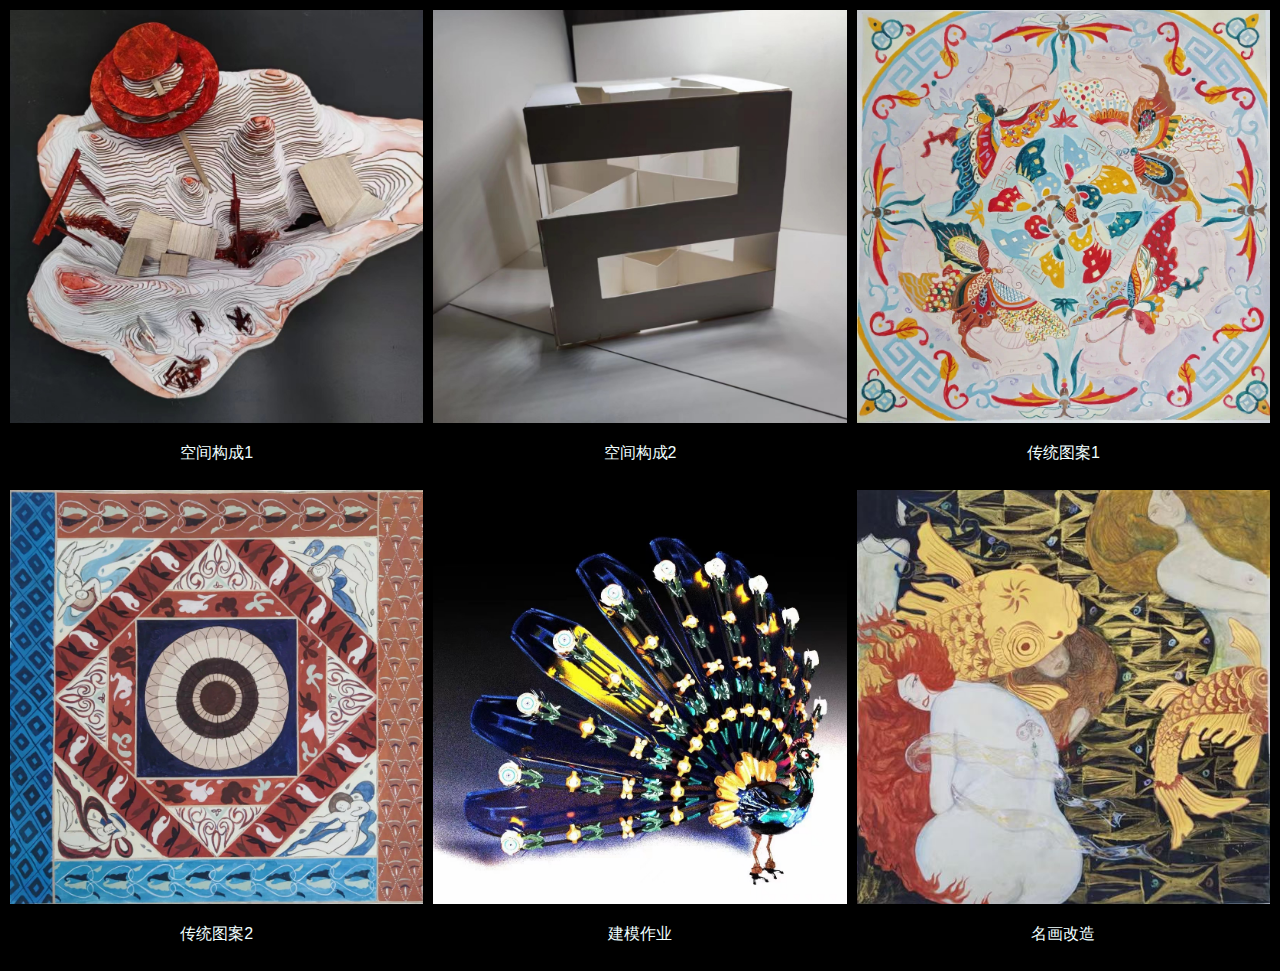
<file: works.html>
<!DOCTYPE html>
<html lang="en">
<head>
    <meta charset="UTF-8">
    <meta name="viewport" content="width=device-width, initial-scale=1.0">
    <title>works</title>
    <style>
        html {
            background-color: black;
            
        }
        body {
            margin: 0;
            padding: 0;
            font-family: Arial, sans-serif;
        }

        .grid-container {
            display: grid;
            grid-template-columns: repeat(3, 1fr);
            gap: 10px;
            padding: 10px;
        }

        .grid-item {
            text-align: center;
            color: azure;
        }

        .grid-item img {
            width: 100%;
            height: auto;
            aspect-ratio: 1 / 1; /* 保持图片为正方形 */
            object-fit: cover;
        }

        @media (max-width: 600px) {
            .grid-container {
                grid-template-columns: repeat(2, 1fr);
            }
        }
    </style>
</head>
<body>
    <div class="grid-container">
        <div class="grid-item">
            <img src="1.jpg" alt="Image 1">
            <p>空间构成1</p>
        </div>
        <div class="grid-item">
            <img src="2.jpg" alt="Image 2">
            <p>空间构成2</p>
        </div>
        <!-- 更多 grid-item 元素 -->
        <div class="grid-item">
            <img src="3.jpg" alt="Image 9">
            <p>传统图案1</p>
        </div>
        <div class="grid-item">
            <img src="5.jpg" alt="Image 9">
            <p>传统图案2</p>
        </div>
        <div class="grid-item">
            <img src="4.jpg" alt="Image 9">
            <p>建模作业</p>
            
        </div>
        <div class="grid-item">
            <img src="6.jpg" alt="Image 9">
            <p>名画改造</p>
            
        </div>
    </div>
</body>
</html>
</file>
